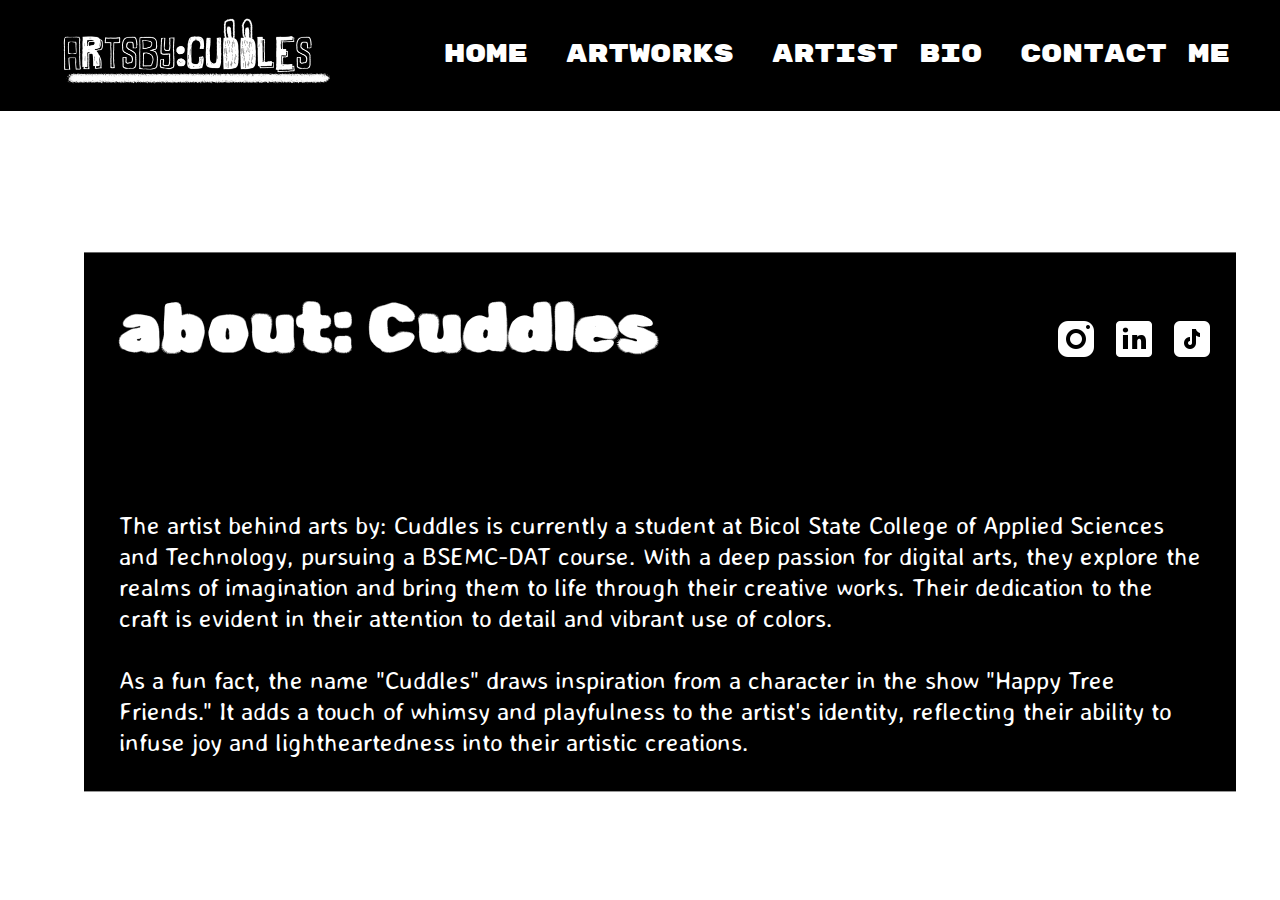
<file: artist-bio.html>
<!DOCTYPE html>
<html>
<head>
    <meta name="viewport" content="with=device-width, initial-scale=1.0">
    <title>artsbyCuddles-Artist Bio</title>
    <link rel="stylesheet" href="style.css">
    <link rel="preconnect" href="https://fonts.googleapis.com">
    <link rel="preconnect" href="https://fonts.gstatic.com" crossorigin>
    <link href="https://fonts.googleapis.com/css2?family=Averia+Sans+Libre:wght@300&family=Barriecito&family=Bayon&family=Londrina+Sketch&family=Rubik+Glitch&family=Rubik+Mono+One&family=Rubik+Spray+Paint&family=Rubik+Vinyl&family=Tilt+Neon&display=swap" rel="stylesheet">
</head>
<body>
    
        <nav>
            <a href="index.html"><img src="images/logo03.png"></a>
            <div class="nav-links">
                <ul>
                    <li><a href="index.html">HOME</a></li>
                    <li><a href="artworks.html">ARTWORKS</a></li>
                    <li><a href="artist-bio.html">ARTIST BIO</a></li>
                    <li><a href="contact-me.html">CONTACT ME</a></li>
                </ul>
            </div>
        </nav>
        
        <div class="text-box03">
            <h1>about: Cuddles</h1>
            <p><br><br>
                The artist behind arts by: Cuddles is currently a student at Bicol State College of Applied Sciences and Technology, pursuing a BSEMC-DAT course. 
                With a deep passion for digital arts, they explore the realms of imagination and bring them to life through their creative works. 
                Their dedication to the craft is evident in their attention to detail and vibrant use of colors.
                <br><br>
                As a fun fact, the name "Cuddles" draws inspiration from a character in the show "Happy Tree Friends." 
                It adds a touch of whimsy and playfulness to the artist's identity, reflecting their ability to infuse joy and lightheartedness into their artistic creations.
            </p>
        </div>
        <div class="social-icons">
            <a href="https://www.instagram.com/" class="social-icon"><img src="images/instagram-icon.png" alt="Instagram"></a>
            <a href="https://www.linkedin.com/" class="social-icon"><img src="images/linkedin-icon.png" alt="LinkedIn"></a>
            <a href="https://www.tiktok.com/" class="social-icon"><img src="images/tiktok-icon.png" alt="TikTok"></a>
        </div>

    </section>
</body>
</html>
</file>
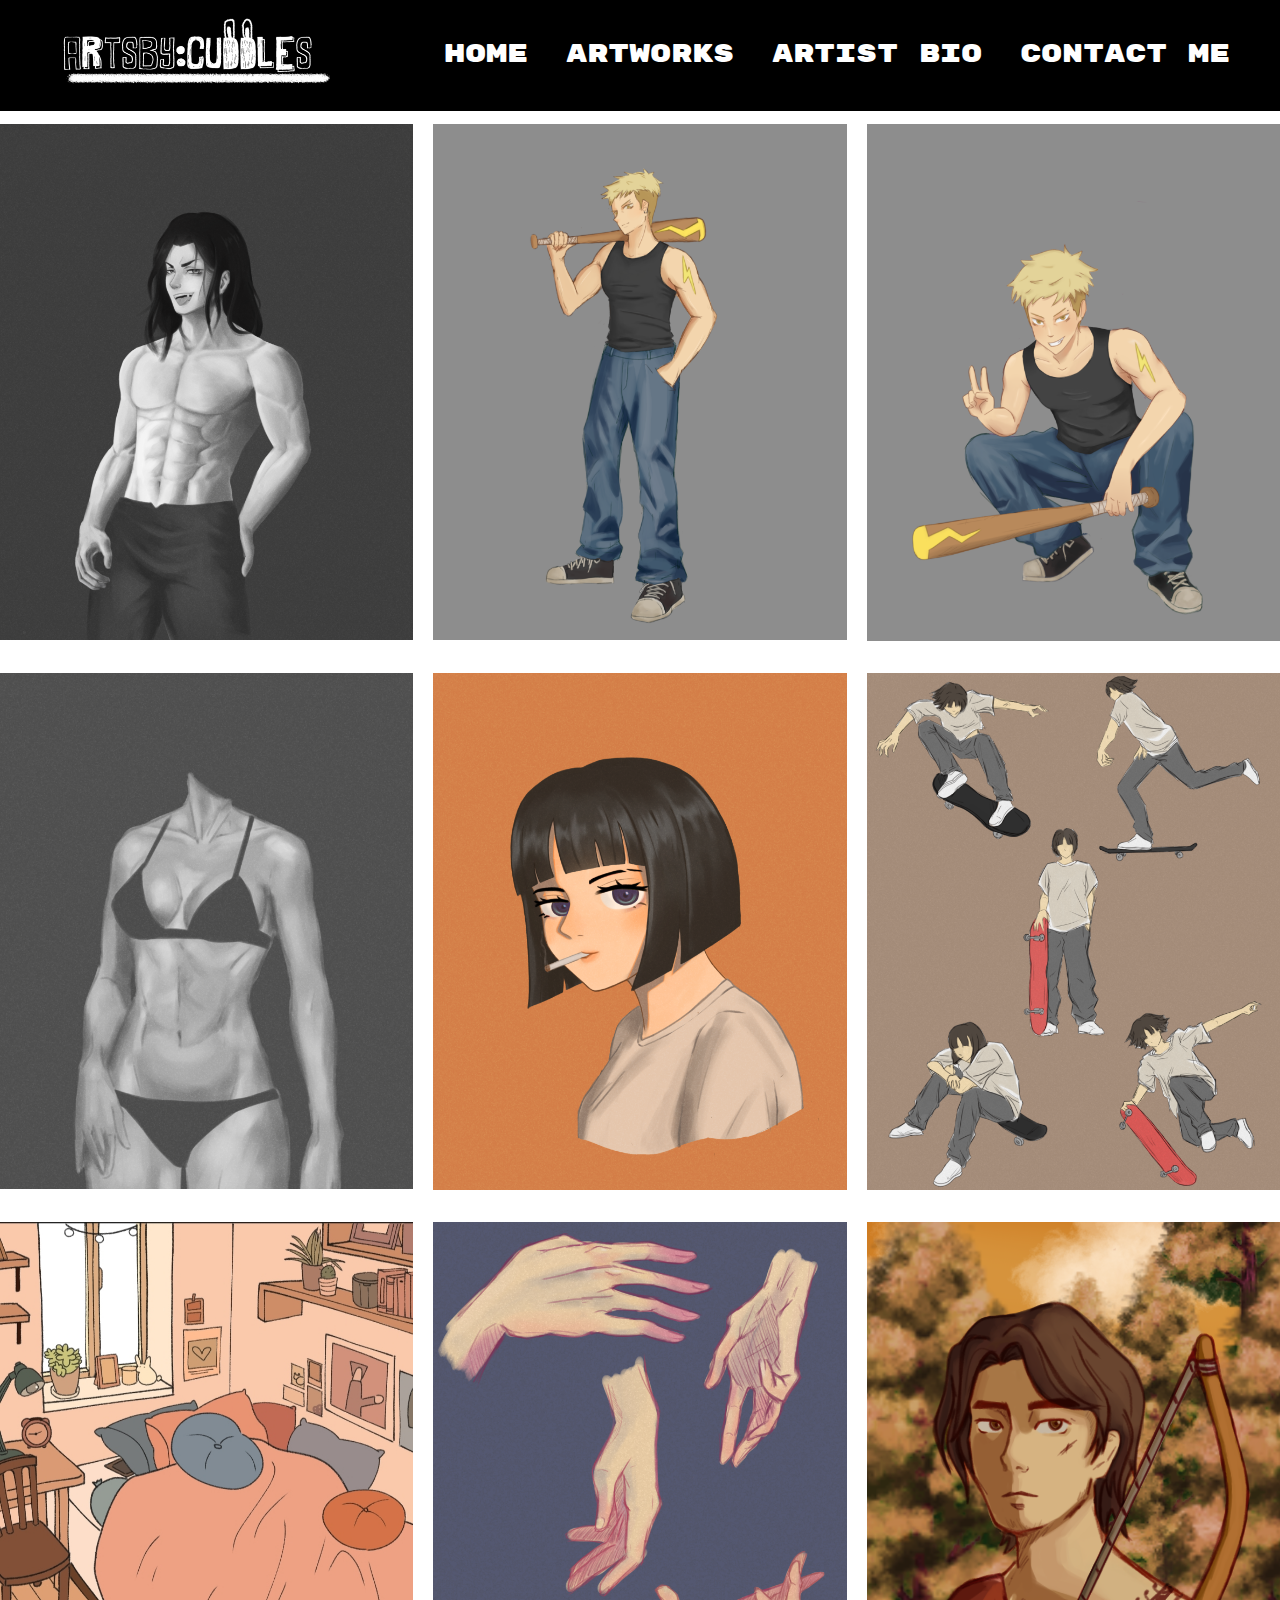
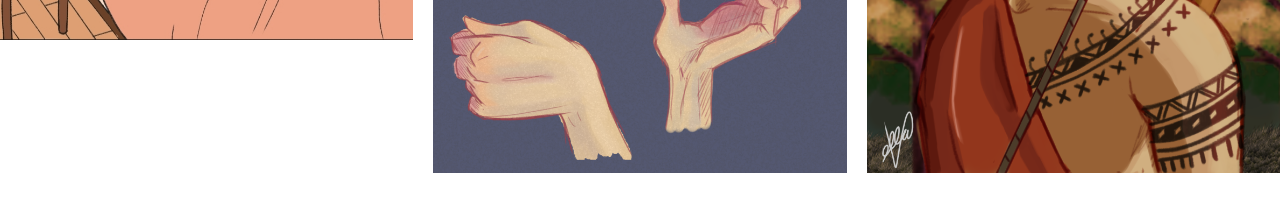
<file: artworks.html>
<!DOCTYPE html>
<html>
<head>
    <meta name="viewport" content="with=device-width, initial-scale=1.0">
    <title>artsbyCuddles-Artworks</title>
    <link rel="stylesheet" href="style.css">
    <link rel="preconnect" href="https://fonts.googleapis.com">
    <link rel="preconnect" href="https://fonts.gstatic.com" crossorigin>
    <link href="https://fonts.googleapis.com/css2?family=Averia+Sans+Libre:wght@300&family=Barriecito&family=Bayon&family=Londrina+Sketch&family=Rubik+Glitch&family=Rubik+Mono+One&family=Rubik+Spray+Paint&family=Rubik+Vinyl&family=Tilt+Neon&display=swap" rel="stylesheet">
</head>
<body>
   
        <nav>
            <a href="index.html"><img src="images/logo03.png"></a>
            <div class="nav-links">
                <ul>
                    <li><a href="index.html">HOME</a></li>
                    <li><a href="artworks.html">ARTWORKS</a></li>
                    <li><a href="artist-bio.html">ARTIST BIO</a></li>
                    <li><a href="contact-me.html">CONTACT ME</a></li>
                </ul>
            </div>
        </nav>

            <div class="gallery">
                <img src="artworks/pic01.png" alt="Artwork 1">
                <img src="artworks/pic02.png" alt="Artwork 2">
                <img src="artworks/pic03.png" alt="Artwork 3">
                <img src="artworks/pic04.png" alt="Artwork 4">
                <img src="artworks/pic05.png" alt="Artwork 5">
                <img src="artworks/pic06.png" alt="Artwork 6">
                <img src="artworks/pic07.jpg" alt="Artwork 7">
                <img src="artworks/pic08.png" alt="Artwork 8">
                <img src="artworks/pic09.png" alt="Artwork 9">
            </div>
    </section>
</file>
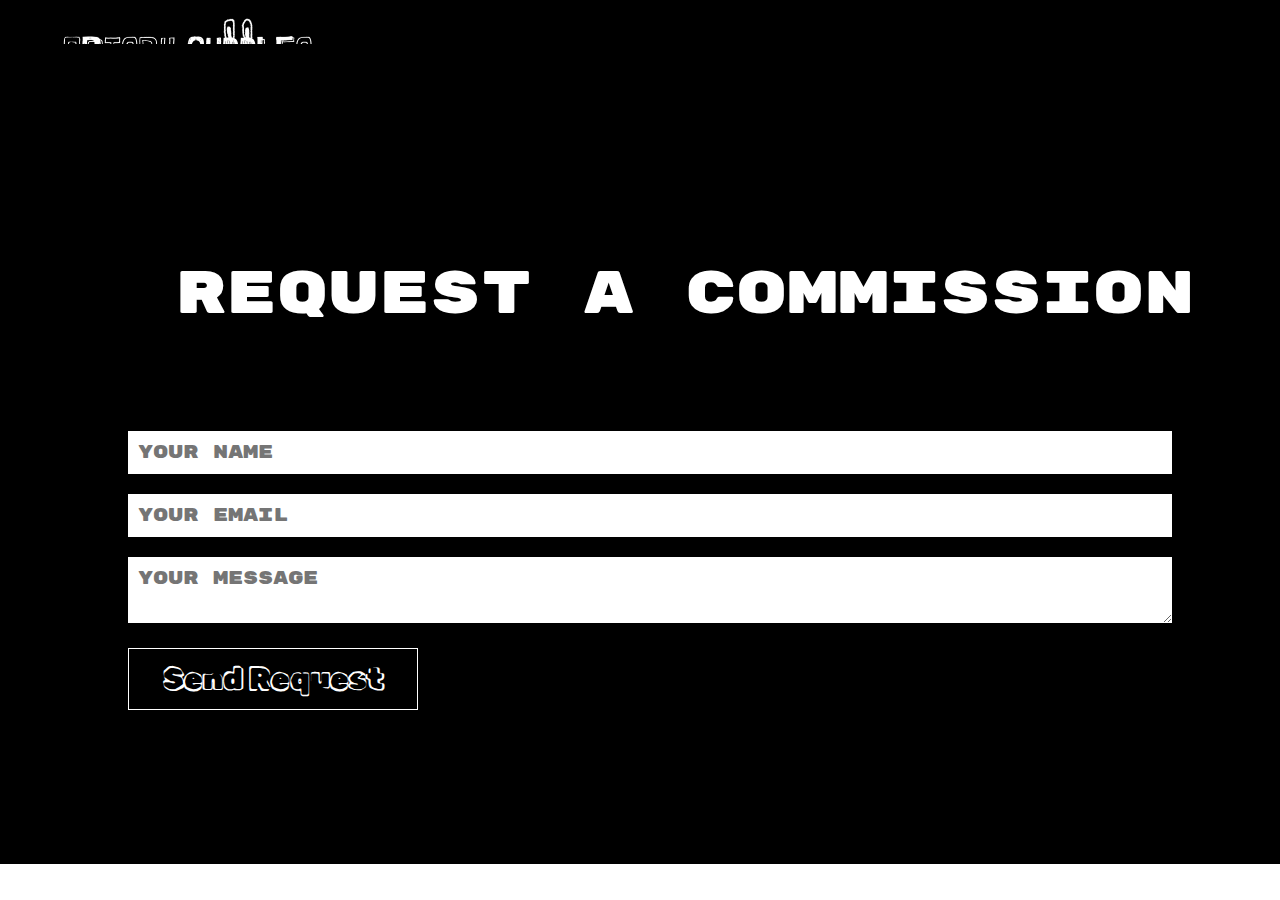
<file: contact-me.html>
<!DOCTYPE html>
<html>
<head>
    <meta name="viewport" content="with=device-width, initial-scale=1.0">
    <title>artsbyCuddles-Contact</title>
    <script src="script.js"></script>
    <link rel="stylesheet" href="style.css">
    <link rel="preconnect" href="https://fonts.googleapis.com">
    <link rel="preconnect" href="https://fonts.gstatic.com" crossorigin>
    <link href="https://fonts.googleapis.com/css2?family=Averia+Sans+Libre:wght@300&family=Barriecito&family=Bayon&family=Londrina+Sketch&family=Rubik+Glitch&family=Rubik+Mono+One&family=Rubik+Spray+Paint&family=Rubik+Vinyl&family=Tilt+Neon&display=swap" rel="stylesheet">
</head>
<body>

        <nav>
            <a href="index.html"><img src="images/logo03.png"></a>
            <div class="nav-links">
                <ul>
                    <li><a href="index.html">HOME</a></li>
                    <li><a href="artworks.html">ARTWORKS</a></li>
                    <li><a href="artist-bio.html">ARTIST BIO</a></li>
                    <li><a href="contact-me.html">CONTACT ME</a></li>
                </ul>
            </div>
        </nav>


    <section class="request">
        <div class="container">
            <h1>Request a Commission</h1>
            <div class="form-container">
                <form id="contactForm" action="#" method="POST">
                    <input type="text" id="name" name="name" placeholder="Your Name">
                    <input type="email" id="email" name="email" placeholder="Your Email">
                    <textarea id="message" name="message" placeholder="Your Message"></textarea>
                    <input type="submit" value="Send Request">
                </form>
                <div id="errorContainer"></div>
            </div>
        </div>
    </section>
</body>
</html>
</file>
<file: style.css>
* {
    margin: 0;
    padding: 0;
    font-family: 'Rubik Mono One', sans-serif;
    font-weight: lighter;
    }

.header {
    min-height: 100vh;
    width: 100%;
    background-image: linear-gradient(rgba(0, 0, 0, 0.700),rgba(0, 0, 0, 0.700)),url(images/home05.jpg);
    background-position: center;
    background-size: cover;
    position: relative;
    }

nav {
    display: flex;
    padding: 1% 3%;
    justify-content: space-between;
    align-items: center;
    background-color: #000000;
    }

nav img {
    width: 300px;
    }

.nav-links {
    flex: 1;
    text-align: right;
    }
    
.nav-links ul li {
    list-style: none;
    display: inline-block;
    padding: 8px 12px;
    position: relative;
    }

.nav-links ul li a {
    color: #fff;
    text-decoration: none;
    font-size: 25px;
    }

.nav-links ul li::after {
    content: ''; 
    width: 0%;
    height: 2px;
    background: #fff;
    display: block;
    margin: auto;
    transition: 0.5s;
    }

.nav-links ul li:hover::after {
    width: 100%;
    }

.text-box {
    width: 90%;
    color: #fff;
    position: absolute;
    top: 55%;
    left: 50%;
    transform: translate(-50%, -50%);
    text-align: center;
    }
        
.text-box h1 {
    font-size: 68px;
    font-family: 'Rubik Spray Paint';
    font-weight: lighter;
    }
        
.text-box p {
    margin: 10px 0 40px;
    font-size: 25px;
    color: #fff;
    font-family: 'Averia Sans Libre', cursive;
    }

.hero-btn {
    display: inline-block;
    text-decoration: none;
    color: #fff;
    border: 1px solid #fff;
    padding: 12px 34px;
    font-size: 25px;
    background: transparent;
    position: relative;
    cursor: pointer;
    font-family: 'Rubik Vinyl', cursive;
    }

.hero-btn:hover {
    border: 1px solid #fff;
    color: #000000;
    background: #fff;
    transition: 1s;
    }

/*----- 2nd section -----*/

body {
    padding: 0;
    margin-bottom: 2%;
}

.preview {
    width: 100%;
    height: 100vh;
    display: flex;
    flex-direction: column;
    justify-content: center;
    align-items: center;
    position: relative;
    background: linear-gradient(to bottom, #333333, #ffffff 60%);
    }
  
.preview h1 {
    font-size: 60px;
    margin-top: 7%;
    margin-bottom: 2%;
    color: #fff;
    font-weight: lighter;
    font-family: 'Rubik Spray Paint';
    }

.carousel {
    width: 80%;
    margin: 0 auto;
    overflow: hidden;
    }  
  
.carousel__images {
    display: flex;
    animation: scroll 30s linear infinite;
    }
  
@keyframes scroll {
    0% {
      transform: translateX(0%);
    }
    100% {
      transform: translateX(-100%);
    }
    }
  
.carousel__images img {
    height: 800px;
    object-fit: cover;
    user-select: none;
    margin-right: 14px;
    }
  
.carousel__images img:last-child {
    margin-right: 0;
    }
  
.preview-background {
    position: absolute;
    top: 0;
    left: 0;
    width: 100%;
    height: 100%;
    background: linear-gradient(to bottom, #333333 40%, #ffffff 60%);
    opacity: 0.8;
    z-index: -1;
    }

.two-btn {
    margin-top: 2%;
    display: inline-block;
    text-decoration: none;
    color: #000000;
    border: 1px solid #000000;
    padding: 12px 34px;
    font-size: 30px;
    background: transparent;
    position: relative;
    cursor: pointer;
    font-family: 'Rubik Vinyl', cursive;
    }
    
.two-btn:hover {
    border: 1px solid #000000;
    color: #ffffff;
    background: #000000;
    transition: 1s;
    }
  
/*----- 3rd section -----*/

.request {
    width: 100%;
    margin-top: 8%;
    height: 20vh;
    display: flex;
    flex-direction: column;
    justify-content: center;
    align-items: center;
    position: relative;
    background-color: #ffffff;
    }
      
.request .boxed {
    background-color: #000000;
    width: 100%;
    padding-top: 5%;
    padding-bottom: 5%;
    display: flex;
    flex-direction: column;
    align-items: flex-start;
    justify-content: space-between;
    }
      
.request h1 {
    font-size: 60px;
    margin-top: 0;
    margin-left: 7%;
    margin-bottom: 20px;
    color: #ffffff;
    font-weight: lighter;
    font-family: 'Rubik Mono One', sans-serif;
    }
      
.request .three-btn {
    display: inline-block;
    text-decoration: none;
    color: #ffffff;
    border: 1px solid #ffffff;
    padding: 12px 34px;
    font-size: 40px;
    background: transparent;
    margin-top: 2%;
    margin-left: auto;
    margin-right: auto;
    cursor: pointer;
    font-family: 'Rubik Vinyl', cursive;
    }
      
.request .three-btn:hover {
    border: 1px solid #ffffff;
    color: #000000;
    background: #ffffff;
    transition: 1s;
    }
      
/*----- ARTIST BIO -----*/

.text-box03 {
    width: 90%;
    color: #fff;
    background-color: #000000;
    position: absolute;
    top: 58%;
    left: 50%;
    transform: translate(-50%, -50%);
    text-align: left;
    margin-left: 20px;
    }
  
.text-box03 h1 {
    font-size: 68px;
    font-family: 'Rubik Spray Paint';
    font-weight: lighter;
    padding: 3%;
    }
  
.text-box03 p {
    margin: 10px 0 0;
    font-size: 25px;
    color: #fff;
    font-family: 'Averia Sans Libre', cursive;
    padding: 3%;
    }
  
.social-icons {
    position: absolute;
    top: 35%;
    right: 5%;
    display: flex;
    align-items: center;
    }
  
.social-icons .social-icon {
    margin-left: 10px;
    filter: invert(100%);
    }
  
  /*----- CONTACT ME -----*/
  
.container {
    background-color: #000000;
    width: 100%;
    min-height: calc(100vh - 80px);
    display: flex;
    flex-direction: column;
    justify-content: center;
    align-items: center;
    margin-top: 300px;
    }
  
.container h1 {
    font-size: 60px;
    color: #ffffff;
    font-weight: lighter;
    font-family: 'Rubik Mono One', sans-serif;
    text-align: center;
    margin-top: 7%;
    }
  
.form-container {
    background-color: #000000;
    width: 80%;
    padding: 30px;
    display: flex;
    flex-direction: column;
    align-items: flex-start;
    margin-top: 50px;
    }
  
.form-container input[type="text"],
.form-container input[type="email"],
.form-container textarea {
    width: 100%;
    padding: 10px;
    margin-bottom: 20px;
    font-size: 18px;
    border: none;
    background-color: #ffffff;
    }
  
.form-container input[type="submit"] {
    display: inline-block;
    text-decoration: none;
    color: #ffffff;
    border: 1px solid #ffffff;
    padding: 12px 34px;
    font-size: 30px;
    background: transparent;
    margin-left: auto;
    cursor: pointer;
    font-family: 'Rubik Vinyl', cursive;
    }
  
.form-container input[type="submit"]:hover {
    border: 1px solid #ffffff;
    color: #000000;
    background: #ffffff;
    transition: 1s;
    }
  
.error-message {
  color: red;
    }
  

/*----- ARTWORKS -----*/

.gallery {
    display: grid;
    grid-template-columns: repeat(3, 1fr);
    grid-gap: 20px;
    }
  
.gallery img {
    padding-top: 3%;
    width: 100%;
    height: auto;
    object-fit: cover;
    }
</file>
